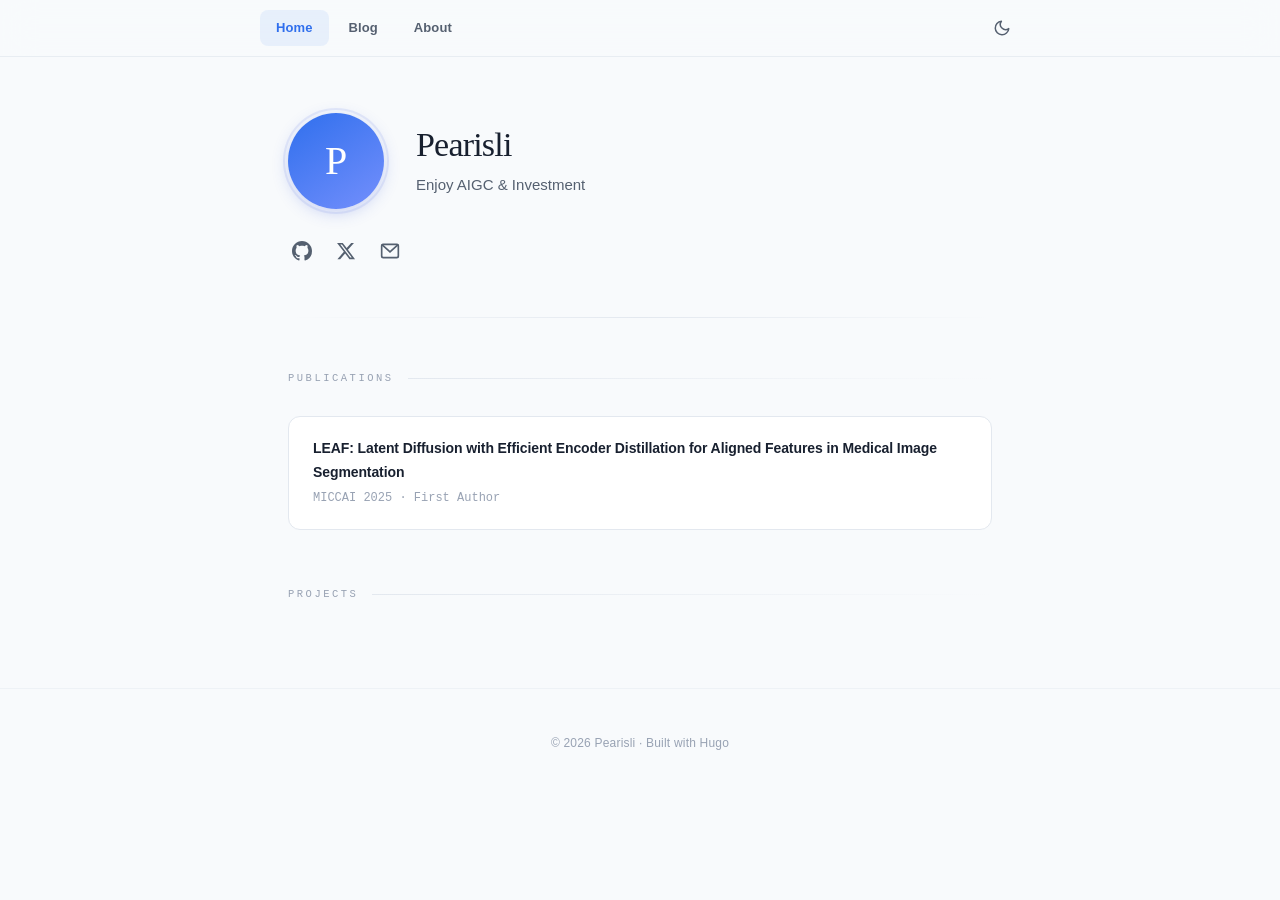
<file: index.html>
<!doctype html><html lang=zh-CN><head><meta name=generator content="Hugo 0.163.3"><meta charset=UTF-8><meta name=viewport content="width=device-width,initial-scale=1"><title>Pearisli</title><meta name=description content="Enjoy AIGC & Investment"><meta name=theme-color content="#F8FAFC"><script>(function(){var t,o,i="theme",n=document.documentElement,s=document.querySelector('meta[name="theme-color"]'),e=null;try{e=localStorage.getItem(i)}catch{}o=window.matchMedia&&window.matchMedia("(prefers-color-scheme: dark)").matches,t=e==="light"||e==="dark"?e:o?"dark":"light",n.setAttribute("data-theme",t),n.style.colorScheme=t==="dark"?"dark":"only light",s&&s.setAttribute("content",t==="dark"?"#1A1A1E":"#F8FAFC")})()</script><link rel=icon type=image/png href=/assets/icon.png><link rel=stylesheet href=/assets/css/style.min.39b9ee68103131ae1663ef9ea52be4197074080b91f966955a0272d0d35a2064.css integrity="sha256-ObnuaBAxMa4WY++epSvkGXB0CAuR+WaVWgJy0NNaIGQ="></head><body><nav><div class=nav-inner><div class=nav-menu aria-label="Primary navigation"><a href=/ class=active>Home</a>
<a href=/blog/>Blog</a>
<a href=/about/>About</a></div><div class=nav-actions><button class=theme-toggle type=button aria-label="switch to dark mode">
<svg class="icon-moon" viewBox="0 0 24 24" fill="none" stroke="currentColor" stroke-width="2" stroke-linecap="round" stroke-linejoin="round"><path d="M21 12.79A9 9 0 1111.21 3 7 7 0 0021 12.79z"/></svg>
<svg class="icon-sun" viewBox="0 0 24 24" fill="none" stroke="currentColor" stroke-width="2" stroke-linecap="round" stroke-linejoin="round"><circle cx="12" cy="12" r="5"/><line x1="12" y1="1" x2="12" y2="3"/><line x1="12" y1="21" x2="12" y2="23"/><line x1="4.22" y1="4.22" x2="5.64" y2="5.64"/><line x1="18.36" y1="18.36" x2="19.78" y2="19.78"/><line x1="1" y1="12" x2="3" y2="12"/><line x1="21" y1="12" x2="23" y2="12"/><line x1="4.22" y1="19.78" x2="5.64" y2="18.36"/><line x1="18.36" y1="5.64" x2="19.78" y2="4.22"/></svg></button></div></div></nav><div class=container><header><div class=header-top><div class=avatar>P</div><div class=header-info><h1>Pearisli</h1><div class=role>Enjoy AIGC & Investment</div></div></div><div class=links><a href=https://github.com/Pearisli target=_blank rel="noopener noreferrer" aria-label=GitHub title=GitHub><svg viewBox="0 0 24 24" fill="currentColor" aria-hidden="true"><path d="M12 0C5.37.0.0 5.37.0 12c0 5.31 3.435 9.795 8.205 11.385.6.105.825-.255.825-.57.0-.285-.015-1.23-.015-2.235-3.015.555-3.795-.735-4.035-1.41-.135-.345-.72-1.41-1.23-1.695-.42-.225-1.02-.78-.015-.795.945-.015 1.62.87 1.845 1.23 1.08 1.815 2.805 1.305 3.495.99.105-.78.42-1.305.765-1.605-2.67-.3-5.46-1.335-5.46-5.925.0-1.305.465-2.385 1.23-3.225-.12-.3-.54-1.53.12-3.18.0.0 1.005-.315 3.3 1.23.96-.27 1.98-.405 3-.405s2.04.135 3 .405c2.295-1.56 3.3-1.23 3.3-1.23.66 1.65.24 2.88.12 3.18.765.84 1.23 1.905 1.23 3.225.0 4.605-2.805 5.625-5.475 5.925.435.375.81 1.095.81 2.22.0 1.605-.015 2.895-.015 3.3.0.315.225.69.825.57A12.02 12.02.0 0024 12c0-6.63-5.37-12-12-12z"/></svg>
</a><a href=https://x.com/Pearisli target=_blank rel="noopener noreferrer" aria-label="X (Twitter)" title="X (Twitter)"><svg viewBox="0 0 24 24" fill="currentColor" aria-hidden="true"><path d="M18.244 2.25h3.308l-7.227 8.26 8.502 11.24H16.17l-5.214-6.817L4.99 21.75H1.68l7.73-8.835L1.254 2.25H8.08l4.713 6.231zm-1.161 17.52h1.833L7.084 4.126H5.117z"/></svg>
</a><a href=mailto:asterain@outlook.com aria-label=Email title=Email><svg viewBox="0 0 24 24" fill="none" stroke="currentColor" stroke-width="2" aria-hidden="true"><rect x="2" y="4" width="20" height="16" rx="2"/><path d="M22 4 12 13 2 4"/></svg></a></div></header><div class=divider></div><section><div class=section-title>Publications</div><div class=pub-list><a class=pub href=https://leafseg.github.io/leaf/ target=_blank rel="noopener noreferrer"><div class=pub-title>LEAF: Latent Diffusion with Efficient Encoder Distillation for Aligned Features in Medical Image Segmentation</div><div class=pub-meta>MICCAI 2025 · First Author</div></a></div></section><section><div class=section-title>Projects</div><div class=project-list></div></section></div><footer><div class=container>&copy; 2026 Pearisli · Built with Hugo</div></footer><script>(function(){var s,o,i="theme",t=document.documentElement,e=window.matchMedia?window.matchMedia("(prefers-color-scheme: dark)"):null,a=document.querySelector('meta[name="theme-color"]');function c(){try{return localStorage.getItem(i)}catch{return null}}function l(e){try{localStorage.setItem(i,e)}catch{}}function d(){return e&&e.matches?"dark":"light"}function r(){var e=t.getAttribute("data-theme");return e==="light"||e==="dark"?e:d()}function n(e){t.setAttribute("data-theme",e),t.style.colorScheme=e==="dark"?"dark":"only light",a&&a.setAttribute("content",e==="dark"?"#1A1A1E":"#F8FAFC");var n=document.querySelector(".theme-toggle");n&&n.setAttribute("aria-label",e==="dark"?"switch to light mode":"switch to dark mode")}s=document.querySelector(".theme-toggle"),s&&s.addEventListener("click",function(){var e=r()==="dark"?"light":"dark";n(e),l(e)}),e&&(o=function(e){c()||n(e.matches?"dark":"light")},e.addEventListener?e.addEventListener("change",o):e.addListener&&e.addListener(o)),n(r())})()</script></body></html>
</file>
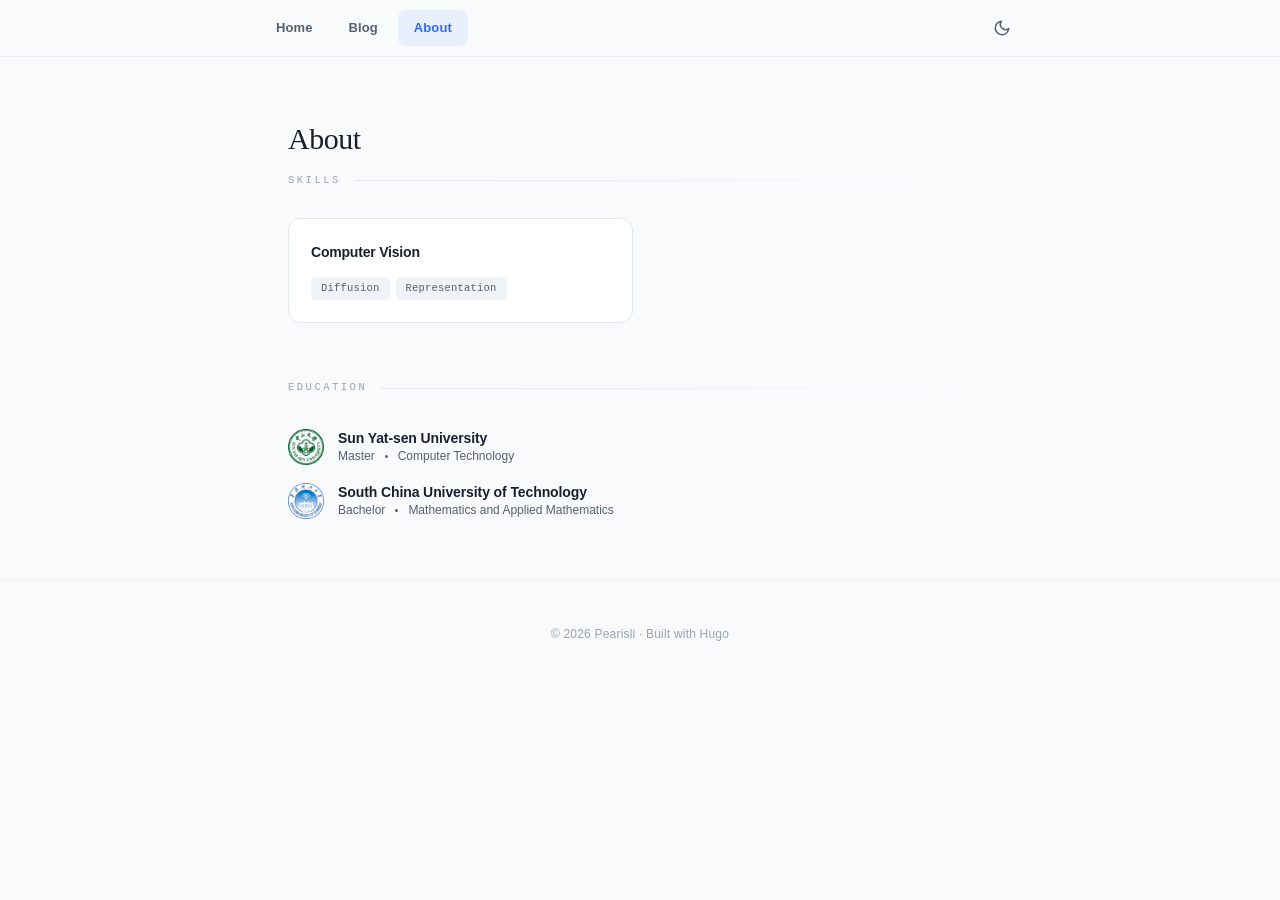
<file: about/index.html>
<!doctype html><html lang=zh-CN><head><meta charset=UTF-8><meta name=viewport content="width=device-width,initial-scale=1"><title>About - Pearisli</title><meta name=description content="Enjoy AIGC & Investment"><meta name=theme-color content="#F8FAFC"><script>(function(){var t,o,i="theme",n=document.documentElement,s=document.querySelector('meta[name="theme-color"]'),e=null;try{e=localStorage.getItem(i)}catch{}o=window.matchMedia&&window.matchMedia("(prefers-color-scheme: dark)").matches,t=e==="light"||e==="dark"?e:o?"dark":"light",n.setAttribute("data-theme",t),n.style.colorScheme=t==="dark"?"dark":"only light",s&&s.setAttribute("content",t==="dark"?"#1A1A1E":"#F8FAFC")})()</script><link rel=icon type=image/png href=/assets/icon.png><link rel=stylesheet href=/assets/css/style.min.39b9ee68103131ae1663ef9ea52be4197074080b91f966955a0272d0d35a2064.css integrity="sha256-ObnuaBAxMa4WY++epSvkGXB0CAuR+WaVWgJy0NNaIGQ="></head><body><nav><div class=nav-inner><div class=nav-menu aria-label="Primary navigation"><a href=/>Home</a>
<a href=/blog/>Blog</a>
<a href=/about/ class=active>About</a></div><div class=nav-actions><button class=theme-toggle type=button aria-label="switch to dark mode">
<svg class="icon-moon" viewBox="0 0 24 24" fill="none" stroke="currentColor" stroke-width="2" stroke-linecap="round" stroke-linejoin="round"><path d="M21 12.79A9 9 0 1111.21 3 7 7 0 0021 12.79z"/></svg>
<svg class="icon-sun" viewBox="0 0 24 24" fill="none" stroke="currentColor" stroke-width="2" stroke-linecap="round" stroke-linejoin="round"><circle cx="12" cy="12" r="5"/><line x1="12" y1="1" x2="12" y2="3"/><line x1="12" y1="21" x2="12" y2="23"/><line x1="4.22" y1="4.22" x2="5.64" y2="5.64"/><line x1="18.36" y1="18.36" x2="19.78" y2="19.78"/><line x1="1" y1="12" x2="3" y2="12"/><line x1="21" y1="12" x2="23" y2="12"/><line x1="4.22" y1="19.78" x2="5.64" y2="18.36"/><line x1="18.36" y1="5.64" x2="19.78" y2="4.22"/></svg></button></div></div></nav><div class=container><div class=blog-header><h2>About</h2></div><section><div class=section-title>Skills</div><div class=skills-grid><div class=skill-card><h3>Computer Vision</h3><div class=tags><span class=tag>Diffusion</span><span class=tag>Representation</span></div></div></div></section><section id=education><div class=section-title>Education</div><div class=education-list><div class=education-item><img class=education-logo src=/assets/img/sun-yat-sen-university-logo.png alt="Sun Yat-sen University logo" width=36 height=36 loading=lazy decoding=async><div class=education-content><div class=education-school>Sun Yat-sen University</div><div class=education-major><span>Master</span><span class=education-dot></span><span>Computer Technology</span></div></div></div><div class=education-item><img class=education-logo src=/assets/img/south-china-university-of-technology-logo.png alt="South China University of Technology logo" width=36 height=36 loading=lazy decoding=async><div class=education-content><div class=education-school>South China University of Technology</div><div class=education-major><span>Bachelor</span><span class=education-dot></span><span>Mathematics and Applied Mathematics</span></div></div></div></div></section></div><footer><div class=container>&copy; 2026 Pearisli · Built with Hugo</div></footer><script>(function(){var s,o,i="theme",t=document.documentElement,e=window.matchMedia?window.matchMedia("(prefers-color-scheme: dark)"):null,a=document.querySelector('meta[name="theme-color"]');function c(){try{return localStorage.getItem(i)}catch{return null}}function l(e){try{localStorage.setItem(i,e)}catch{}}function d(){return e&&e.matches?"dark":"light"}function r(){var e=t.getAttribute("data-theme");return e==="light"||e==="dark"?e:d()}function n(e){t.setAttribute("data-theme",e),t.style.colorScheme=e==="dark"?"dark":"only light",a&&a.setAttribute("content",e==="dark"?"#1A1A1E":"#F8FAFC");var n=document.querySelector(".theme-toggle");n&&n.setAttribute("aria-label",e==="dark"?"switch to light mode":"switch to dark mode")}s=document.querySelector(".theme-toggle"),s&&s.addEventListener("click",function(){var e=r()==="dark"?"light":"dark";n(e),l(e)}),e&&(o=function(e){c()||n(e.matches?"dark":"light")},e.addEventListener?e.addEventListener("change",o):e.addListener&&e.addListener(o)),n(r())})()</script></body></html>
</file>
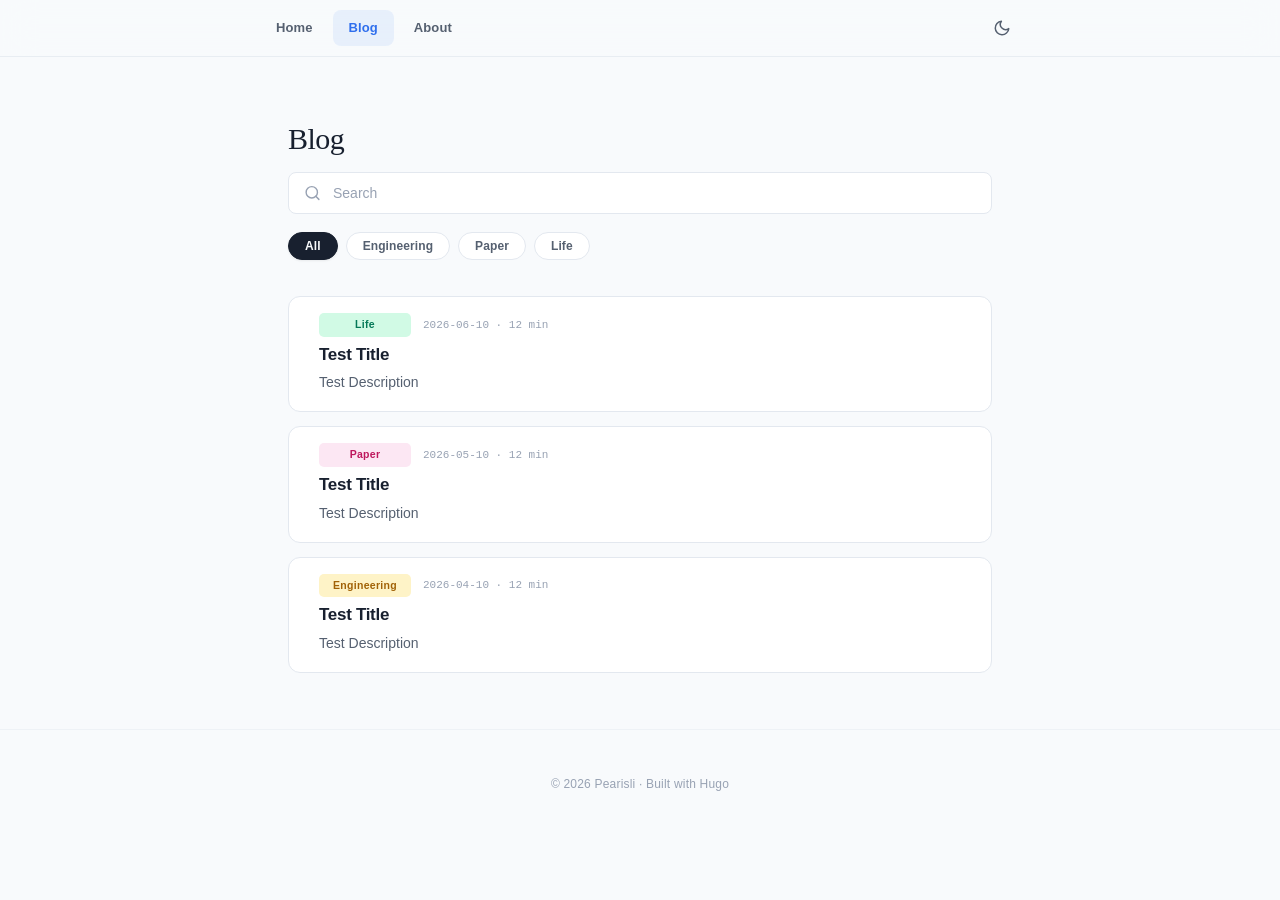
<file: blog/index.html>
<!doctype html><html lang=zh-CN><head><meta charset=UTF-8><meta name=viewport content="width=device-width,initial-scale=1"><title>Blog - Pearisli</title><meta name=description content="Enjoy AIGC & Investment"><meta name=theme-color content="#F8FAFC"><script>(function(){var t,o,i="theme",n=document.documentElement,s=document.querySelector('meta[name="theme-color"]'),e=null;try{e=localStorage.getItem(i)}catch{}o=window.matchMedia&&window.matchMedia("(prefers-color-scheme: dark)").matches,t=e==="light"||e==="dark"?e:o?"dark":"light",n.setAttribute("data-theme",t),n.style.colorScheme=t==="dark"?"dark":"only light",s&&s.setAttribute("content",t==="dark"?"#1A1A1E":"#F8FAFC")})()</script><link rel=icon type=image/png href=/assets/icon.png><link rel=stylesheet href=/assets/css/style.min.39b9ee68103131ae1663ef9ea52be4197074080b91f966955a0272d0d35a2064.css integrity="sha256-ObnuaBAxMa4WY++epSvkGXB0CAuR+WaVWgJy0NNaIGQ="></head><body><nav><div class=nav-inner><div class=nav-menu aria-label="Primary navigation"><a href=/>Home</a>
<a href=/blog/ class=active>Blog</a>
<a href=/about/>About</a></div><div class=nav-actions><button class=theme-toggle type=button aria-label="switch to dark mode">
<svg class="icon-moon" viewBox="0 0 24 24" fill="none" stroke="currentColor" stroke-width="2" stroke-linecap="round" stroke-linejoin="round"><path d="M21 12.79A9 9 0 1111.21 3 7 7 0 0021 12.79z"/></svg>
<svg class="icon-sun" viewBox="0 0 24 24" fill="none" stroke="currentColor" stroke-width="2" stroke-linecap="round" stroke-linejoin="round"><circle cx="12" cy="12" r="5"/><line x1="12" y1="1" x2="12" y2="3"/><line x1="12" y1="21" x2="12" y2="23"/><line x1="4.22" y1="4.22" x2="5.64" y2="5.64"/><line x1="18.36" y1="18.36" x2="19.78" y2="19.78"/><line x1="1" y1="12" x2="3" y2="12"/><line x1="21" y1="12" x2="23" y2="12"/><line x1="4.22" y1="19.78" x2="5.64" y2="18.36"/><line x1="18.36" y1="5.64" x2="19.78" y2="4.22"/></svg></button></div></div></nav><div class=container><div class=blog-header><h2>Blog</h2></div><div class=blog-search role=search><svg aria-hidden="true" viewBox="0 0 24 24" fill="none" stroke="currentColor" stroke-width="2" stroke-linecap="round" stroke-linejoin="round"><circle cx="11" cy="11" r="8"/><path d="m21 21-4.3-4.3"/></svg>
<input id=blog-search type=search autocomplete=off spellcheck=false placeholder=Search></div><div class=cat-filter><button class="cat-btn active" data-cat=All>All</button>
<button class=cat-btn data-cat=Engineering>Engineering</button>
<button class=cat-btn data-cat=Paper>Paper</button>
<button class=cat-btn data-cat=Life>Life</button></div><div class=blog-list id=blog-list><a class=blog-card href=/blog/2026/06/10/tensorrt-llm-deploy/ data-cat=Life><div class=blog-card-top><span class=blog-cat data-cat=Life>Life</span>
<span class=blog-date>2026-06-10 · 12 min</span></div><h3>Test Title</h3><p class=excerpt>Test Description</p><div class=read-more>Read more &rarr;</div></a><a class=blog-card href=/blog/2026/05/10/paper-test/ data-cat=Paper><div class=blog-card-top><span class=blog-cat data-cat=Paper>Paper</span>
<span class=blog-date>2026-05-10 · 12 min</span></div><h3>Test Title</h3><p class=excerpt>Test Description</p><div class=read-more>Read more &rarr;</div></a><a class=blog-card href=/blog/2026/04/10/life-test/ data-cat=Engineering><div class=blog-card-top><span class=blog-cat data-cat=Engineering>Engineering</span>
<span class=blog-date>2026-04-10 · 12 min</span></div><h3>Test Title</h3><p class=excerpt>Test Description</p><div class=read-more>Read more &rarr;</div></a></div><div class=blog-empty id=blog-empty hidden>No matching posts.</div><script>document.addEventListener("DOMContentLoaded",function(){const n=document.querySelectorAll(".cat-btn"),i=document.querySelectorAll(".blog-card"),e=document.getElementById("blog-search"),s=document.getElementById("blog-empty");let t="All";function a(e){if(!e.dataset.search){const t=e.querySelector("h3")?.textContent||"",n=e.querySelector(".excerpt")?.textContent||"";e.dataset.search=`${t} ${n} ${e.dataset.cat||""}`.toLowerCase()}return e.dataset.search}function o(){const n=e?e.value.trim().toLowerCase():"";let o=0;i.forEach(function(e){const i=t==="All"||e.dataset.cat===t,r=!n||a(e).includes(n),s=i&&r;e.hidden=!s,s&&(o+=1)}),s&&(s.hidden=o>0)}n.forEach(function(e){e.addEventListener("click",function(){t=this.dataset.cat,n.forEach(function(e){e.classList.remove("active")}),this.classList.add("active"),o()})}),e&&e.addEventListener("input",o)})</script></div><footer><div class=container>&copy; 2026 Pearisli · Built with Hugo</div></footer><script>(function(){var s,o,i="theme",t=document.documentElement,e=window.matchMedia?window.matchMedia("(prefers-color-scheme: dark)"):null,a=document.querySelector('meta[name="theme-color"]');function c(){try{return localStorage.getItem(i)}catch{return null}}function l(e){try{localStorage.setItem(i,e)}catch{}}function d(){return e&&e.matches?"dark":"light"}function r(){var e=t.getAttribute("data-theme");return e==="light"||e==="dark"?e:d()}function n(e){t.setAttribute("data-theme",e),t.style.colorScheme=e==="dark"?"dark":"only light",a&&a.setAttribute("content",e==="dark"?"#1A1A1E":"#F8FAFC");var n=document.querySelector(".theme-toggle");n&&n.setAttribute("aria-label",e==="dark"?"switch to light mode":"switch to dark mode")}s=document.querySelector(".theme-toggle"),s&&s.addEventListener("click",function(){var e=r()==="dark"?"light":"dark";n(e),l(e)}),e&&(o=function(e){c()||n(e.matches?"dark":"light")},e.addEventListener?e.addEventListener("change",o):e.addListener&&e.addListener(o)),n(r())})()</script></body></html>
</file>
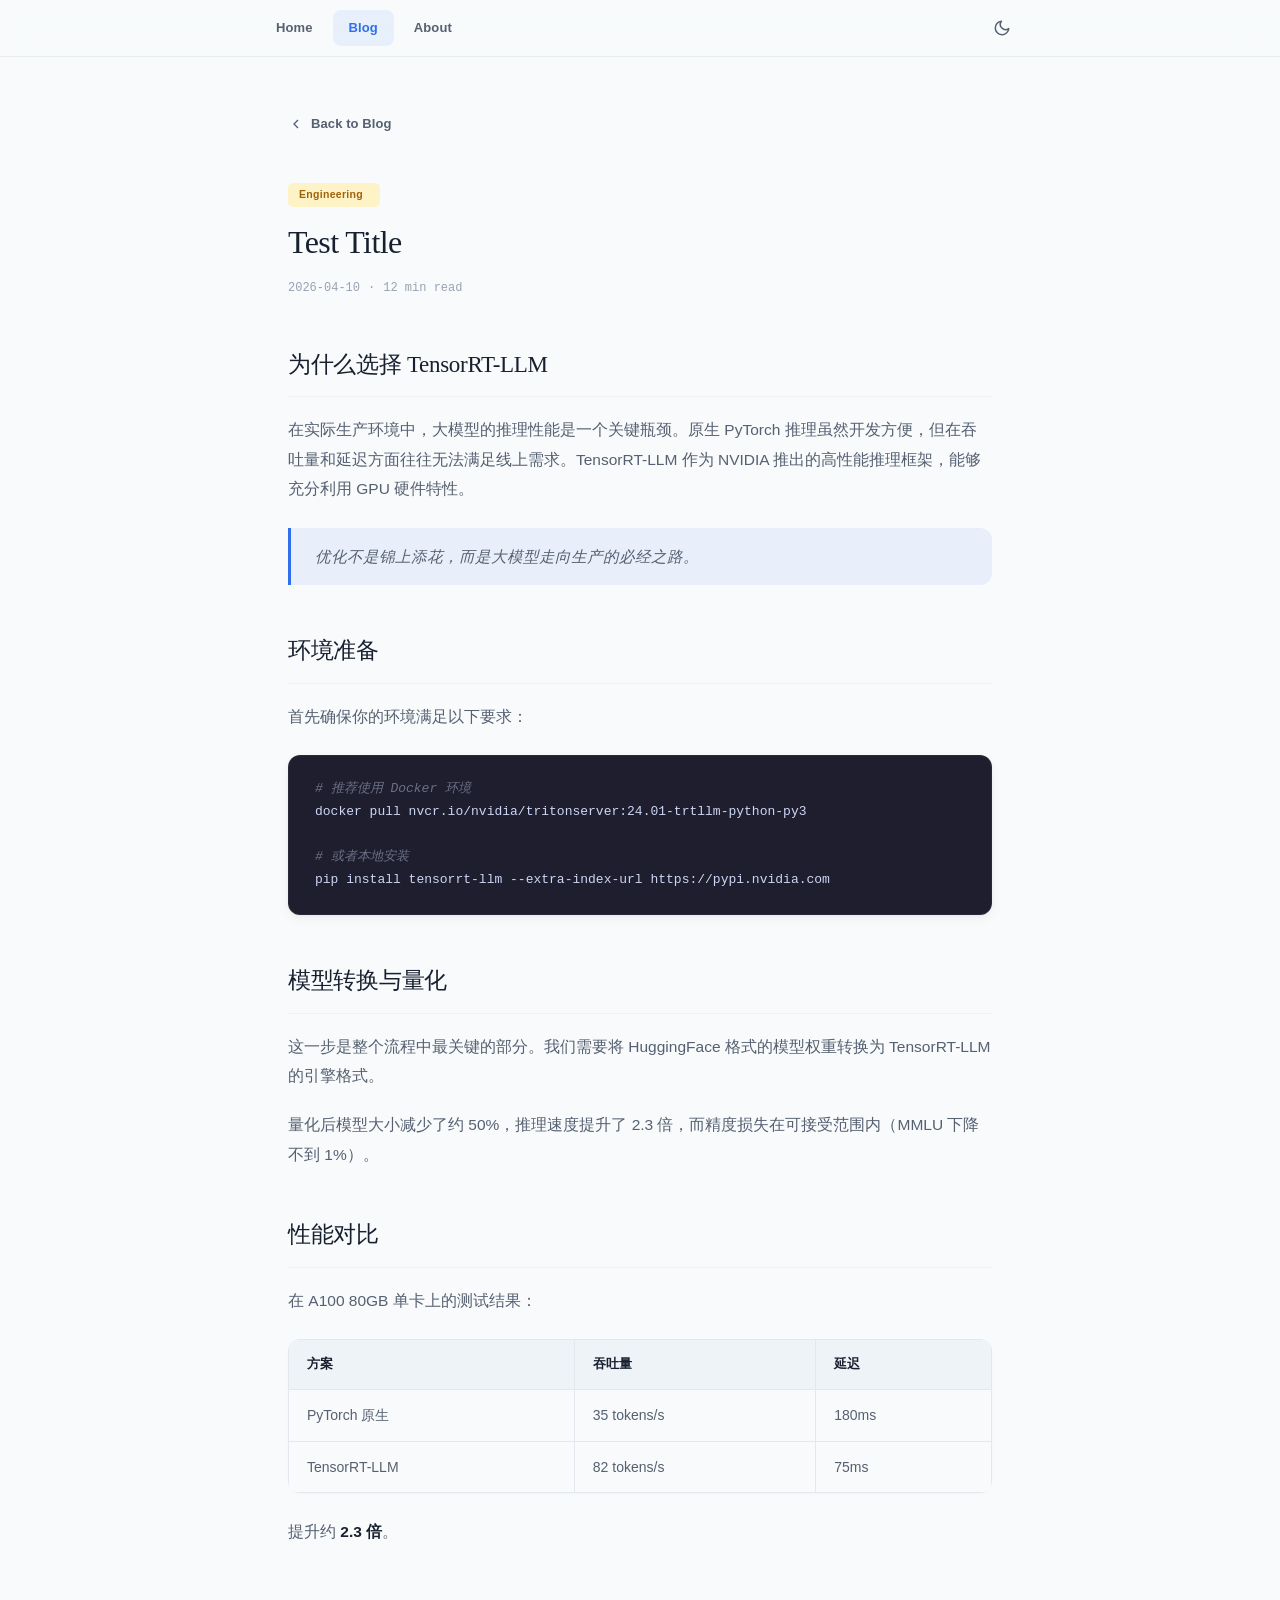
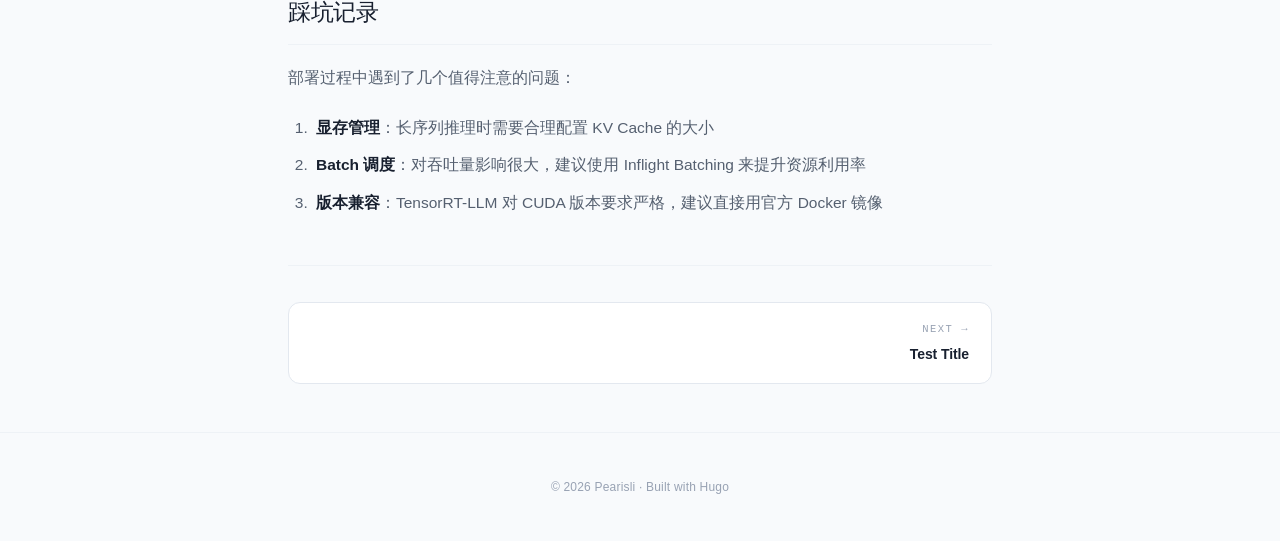
<file: blog/2026/04/10/life-test/index.html>
<!doctype html><html lang=zh-CN><head><meta charset=UTF-8><meta name=viewport content="width=device-width,initial-scale=1"><title>Test Title - Pearisli</title><meta name=description content="Test Description"><meta name=theme-color content="#F8FAFC"><script>(function(){var t,o,i="theme",n=document.documentElement,s=document.querySelector('meta[name="theme-color"]'),e=null;try{e=localStorage.getItem(i)}catch{}o=window.matchMedia&&window.matchMedia("(prefers-color-scheme: dark)").matches,t=e==="light"||e==="dark"?e:o?"dark":"light",n.setAttribute("data-theme",t),n.style.colorScheme=t==="dark"?"dark":"only light",s&&s.setAttribute("content",t==="dark"?"#1A1A1E":"#F8FAFC")})()</script><link rel=icon type=image/png href=/assets/icon.png><link rel=stylesheet href=/assets/css/style.min.39b9ee68103131ae1663ef9ea52be4197074080b91f966955a0272d0d35a2064.css integrity="sha256-ObnuaBAxMa4WY++epSvkGXB0CAuR+WaVWgJy0NNaIGQ="></head><body><nav><div class=nav-inner><div class=nav-menu aria-label="Primary navigation"><a href=/>Home</a>
<a href=/blog/ class=active>Blog</a>
<a href=/about/>About</a></div><div class=nav-actions><button class=theme-toggle type=button aria-label="switch to dark mode">
<svg class="icon-moon" viewBox="0 0 24 24" fill="none" stroke="currentColor" stroke-width="2" stroke-linecap="round" stroke-linejoin="round"><path d="M21 12.79A9 9 0 1111.21 3 7 7 0 0021 12.79z"/></svg>
<svg class="icon-sun" viewBox="0 0 24 24" fill="none" stroke="currentColor" stroke-width="2" stroke-linecap="round" stroke-linejoin="round"><circle cx="12" cy="12" r="5"/><line x1="12" y1="1" x2="12" y2="3"/><line x1="12" y1="21" x2="12" y2="23"/><line x1="4.22" y1="4.22" x2="5.64" y2="5.64"/><line x1="18.36" y1="18.36" x2="19.78" y2="19.78"/><line x1="1" y1="12" x2="3" y2="12"/><line x1="21" y1="12" x2="23" y2="12"/><line x1="4.22" y1="19.78" x2="5.64" y2="18.36"/><line x1="18.36" y1="5.64" x2="19.78" y2="4.22"/></svg></button></div></div></nav><div class=container><article><a class=article-back href=/blog/><svg width="16" height="16" viewBox="0 0 24 24" fill="none" stroke="currentColor" stroke-width="2" aria-hidden="true"><polyline points="15 18 9 12 15 6"/></svg>
Back to Blog</a><div class=article-detail-header><span class=blog-cat data-cat=Engineering>Engineering</span><h1>Test Title</h1><div class=meta><span>2026-04-10</span>
<span>12 min read</span></div></div><div class=article-body><h2 id=为什么选择-tensorrt-llm>为什么选择 TensorRT-LLM</h2><p>在实际生产环境中，大模型的推理性能是一个关键瓶颈。原生 PyTorch 推理虽然开发方便，但在吞吐量和延迟方面往往无法满足线上需求。TensorRT-LLM 作为 NVIDIA 推出的高性能推理框架，能够充分利用 GPU 硬件特性。</p><blockquote><p>优化不是锦上添花，而是大模型走向生产的必经之路。</p></blockquote><h2 id=环境准备>环境准备</h2><p>首先确保你的环境满足以下要求：</p><div class=highlight><pre tabindex=0 style=color:#cdd6f4;background-color:#1e1e2e;-moz-tab-size:4;-o-tab-size:4;tab-size:4;-webkit-text-size-adjust:none><code class=language-bash data-lang=bash><span style=display:flex><span><span style=color:#6c7086;font-style:italic># 推荐使用 Docker 环境</span>
</span></span><span style=display:flex><span>docker pull nvcr.io/nvidia/tritonserver:24.01-trtllm-python-py3
</span></span><span style=display:flex><span>
</span></span><span style=display:flex><span><span style=color:#6c7086;font-style:italic># 或者本地安装</span>
</span></span><span style=display:flex><span>pip install tensorrt-llm --extra-index-url https://pypi.nvidia.com
</span></span></code></pre></div><h2 id=模型转换与量化>模型转换与量化</h2><p>这一步是整个流程中最关键的部分。我们需要将 HuggingFace 格式的模型权重转换为 TensorRT-LLM 的引擎格式。</p><p>量化后模型大小减少了约 50%，推理速度提升了 2.3 倍，而精度损失在可接受范围内（MMLU 下降不到 1%）。</p><h2 id=性能对比>性能对比</h2><p>在 A100 80GB 单卡上的测试结果：</p><table><thead><tr><th>方案</th><th>吞吐量</th><th>延迟</th></tr></thead><tbody><tr><td>PyTorch 原生</td><td>35 tokens/s</td><td>180ms</td></tr><tr><td>TensorRT-LLM</td><td>82 tokens/s</td><td>75ms</td></tr></tbody></table><p>提升约 <strong>2.3 倍</strong>。</p><h2 id=踩坑记录>踩坑记录</h2><p>部署过程中遇到了几个值得注意的问题：</p><ol><li><strong>显存管理</strong>：长序列推理时需要合理配置 KV Cache 的大小</li><li><strong>Batch 调度</strong>：对吞吐量影响很大，建议使用 Inflight Batching 来提升资源利用率</li><li><strong>版本兼容</strong>：TensorRT-LLM 对 CUDA 版本要求严格，建议直接用官方 Docker 镜像</li></ol></div><div class=post-nav><a class="post-nav-item next" href=/blog/2026/05/10/paper-test/><span class=post-nav-label>Next &rarr;</span>
<span class=post-nav-title>Test Title</span></a></div></article></div><footer><div class=container>&copy; 2026 Pearisli · Built with Hugo</div></footer><script>(function(){var s,o,i="theme",t=document.documentElement,e=window.matchMedia?window.matchMedia("(prefers-color-scheme: dark)"):null,a=document.querySelector('meta[name="theme-color"]');function c(){try{return localStorage.getItem(i)}catch{return null}}function l(e){try{localStorage.setItem(i,e)}catch{}}function d(){return e&&e.matches?"dark":"light"}function r(){var e=t.getAttribute("data-theme");return e==="light"||e==="dark"?e:d()}function n(e){t.setAttribute("data-theme",e),t.style.colorScheme=e==="dark"?"dark":"only light",a&&a.setAttribute("content",e==="dark"?"#1A1A1E":"#F8FAFC");var n=document.querySelector(".theme-toggle");n&&n.setAttribute("aria-label",e==="dark"?"switch to light mode":"switch to dark mode")}s=document.querySelector(".theme-toggle"),s&&s.addEventListener("click",function(){var e=r()==="dark"?"light":"dark";n(e),l(e)}),e&&(o=function(e){c()||n(e.matches?"dark":"light")},e.addEventListener?e.addEventListener("change",o):e.addListener&&e.addListener(o)),n(r())})()</script></body></html>
</file>
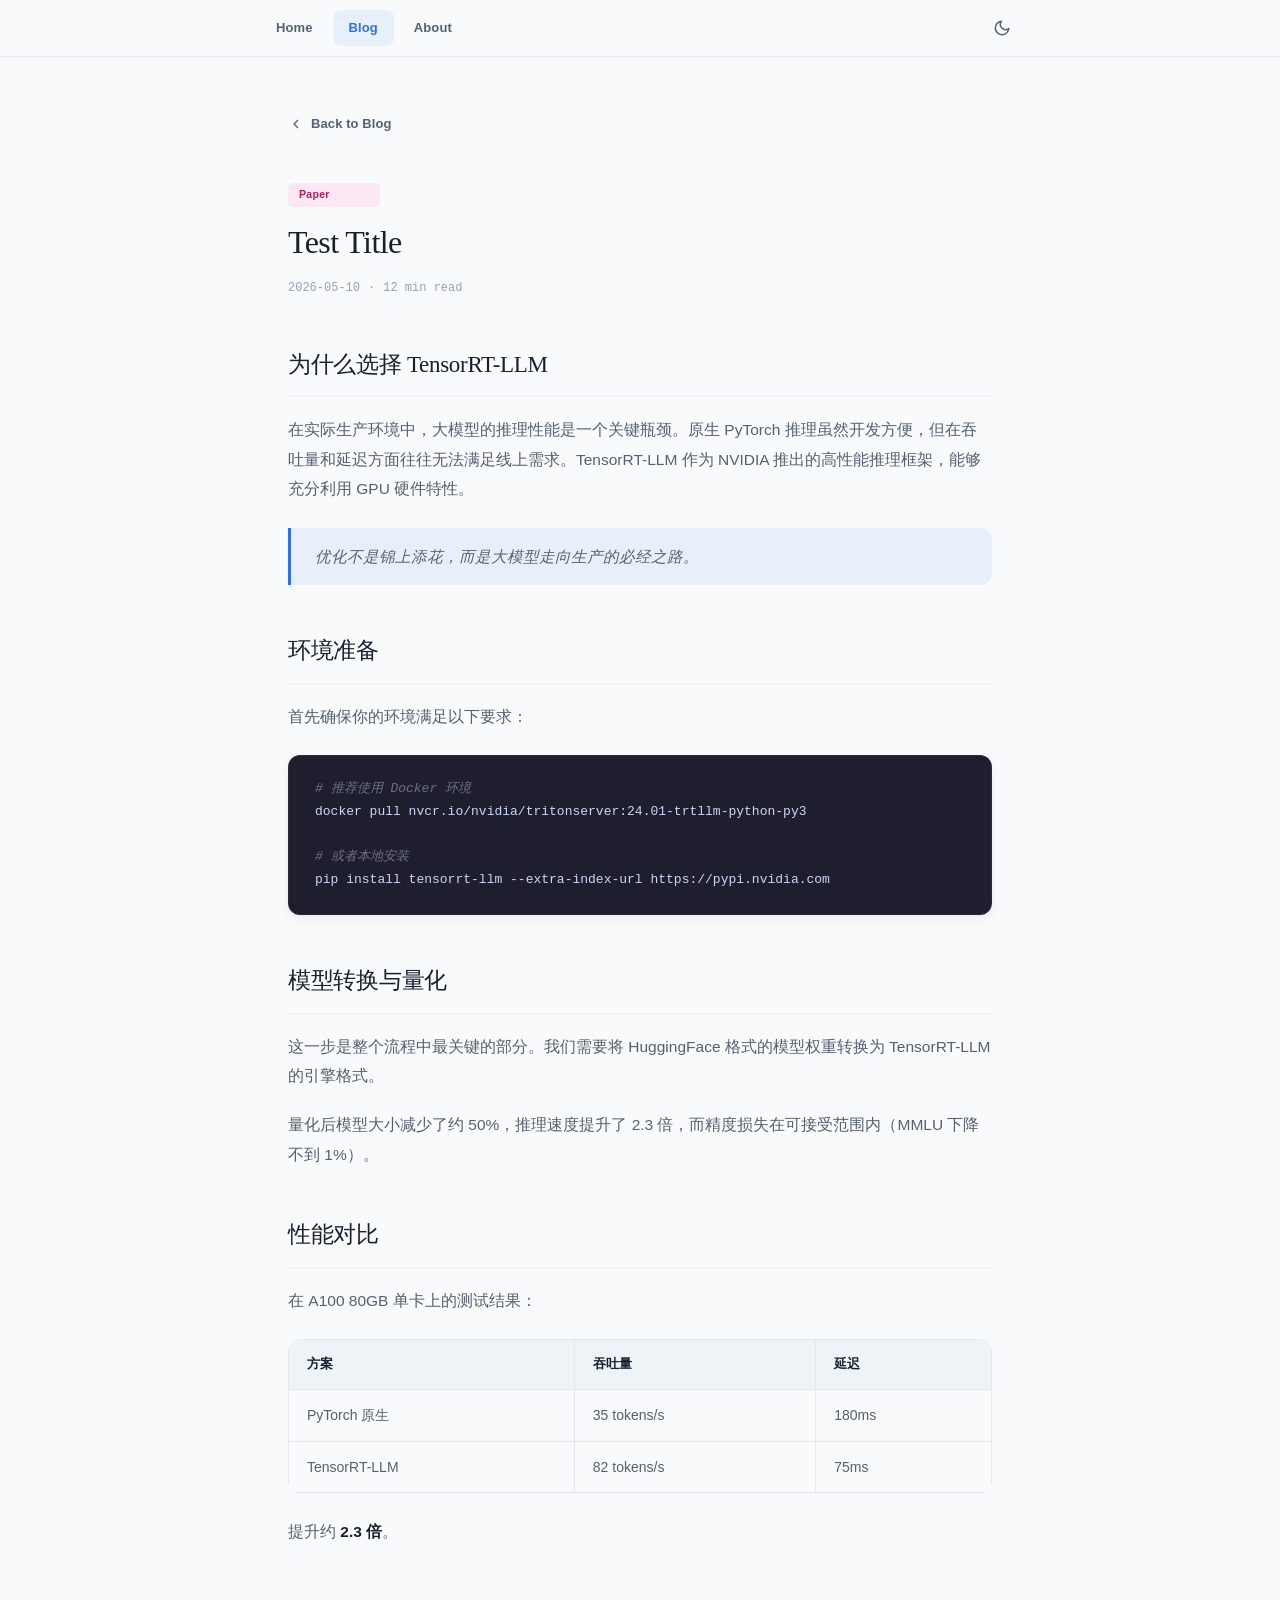
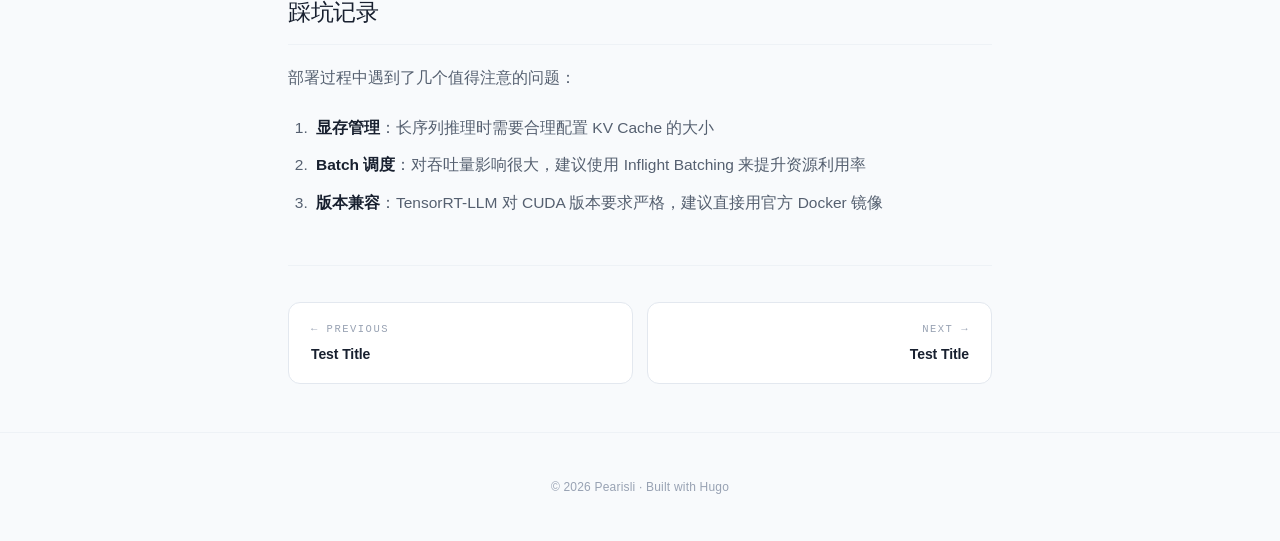
<file: blog/2026/05/10/paper-test/index.html>
<!doctype html><html lang=zh-CN><head><meta charset=UTF-8><meta name=viewport content="width=device-width,initial-scale=1"><title>Test Title - Pearisli</title><meta name=description content="Test Description"><meta name=theme-color content="#F8FAFC"><script>(function(){var t,o,i="theme",n=document.documentElement,s=document.querySelector('meta[name="theme-color"]'),e=null;try{e=localStorage.getItem(i)}catch{}o=window.matchMedia&&window.matchMedia("(prefers-color-scheme: dark)").matches,t=e==="light"||e==="dark"?e:o?"dark":"light",n.setAttribute("data-theme",t),n.style.colorScheme=t==="dark"?"dark":"only light",s&&s.setAttribute("content",t==="dark"?"#1A1A1E":"#F8FAFC")})()</script><link rel=icon type=image/png href=/assets/icon.png><link rel=stylesheet href=/assets/css/style.min.39b9ee68103131ae1663ef9ea52be4197074080b91f966955a0272d0d35a2064.css integrity="sha256-ObnuaBAxMa4WY++epSvkGXB0CAuR+WaVWgJy0NNaIGQ="></head><body><nav><div class=nav-inner><div class=nav-menu aria-label="Primary navigation"><a href=/>Home</a>
<a href=/blog/ class=active>Blog</a>
<a href=/about/>About</a></div><div class=nav-actions><button class=theme-toggle type=button aria-label="switch to dark mode">
<svg class="icon-moon" viewBox="0 0 24 24" fill="none" stroke="currentColor" stroke-width="2" stroke-linecap="round" stroke-linejoin="round"><path d="M21 12.79A9 9 0 1111.21 3 7 7 0 0021 12.79z"/></svg>
<svg class="icon-sun" viewBox="0 0 24 24" fill="none" stroke="currentColor" stroke-width="2" stroke-linecap="round" stroke-linejoin="round"><circle cx="12" cy="12" r="5"/><line x1="12" y1="1" x2="12" y2="3"/><line x1="12" y1="21" x2="12" y2="23"/><line x1="4.22" y1="4.22" x2="5.64" y2="5.64"/><line x1="18.36" y1="18.36" x2="19.78" y2="19.78"/><line x1="1" y1="12" x2="3" y2="12"/><line x1="21" y1="12" x2="23" y2="12"/><line x1="4.22" y1="19.78" x2="5.64" y2="18.36"/><line x1="18.36" y1="5.64" x2="19.78" y2="4.22"/></svg></button></div></div></nav><div class=container><article><a class=article-back href=/blog/><svg width="16" height="16" viewBox="0 0 24 24" fill="none" stroke="currentColor" stroke-width="2" aria-hidden="true"><polyline points="15 18 9 12 15 6"/></svg>
Back to Blog</a><div class=article-detail-header><span class=blog-cat data-cat=Paper>Paper</span><h1>Test Title</h1><div class=meta><span>2026-05-10</span>
<span>12 min read</span></div></div><div class=article-body><h2 id=为什么选择-tensorrt-llm>为什么选择 TensorRT-LLM</h2><p>在实际生产环境中，大模型的推理性能是一个关键瓶颈。原生 PyTorch 推理虽然开发方便，但在吞吐量和延迟方面往往无法满足线上需求。TensorRT-LLM 作为 NVIDIA 推出的高性能推理框架，能够充分利用 GPU 硬件特性。</p><blockquote><p>优化不是锦上添花，而是大模型走向生产的必经之路。</p></blockquote><h2 id=环境准备>环境准备</h2><p>首先确保你的环境满足以下要求：</p><div class=highlight><pre tabindex=0 style=color:#cdd6f4;background-color:#1e1e2e;-moz-tab-size:4;-o-tab-size:4;tab-size:4;-webkit-text-size-adjust:none><code class=language-bash data-lang=bash><span style=display:flex><span><span style=color:#6c7086;font-style:italic># 推荐使用 Docker 环境</span>
</span></span><span style=display:flex><span>docker pull nvcr.io/nvidia/tritonserver:24.01-trtllm-python-py3
</span></span><span style=display:flex><span>
</span></span><span style=display:flex><span><span style=color:#6c7086;font-style:italic># 或者本地安装</span>
</span></span><span style=display:flex><span>pip install tensorrt-llm --extra-index-url https://pypi.nvidia.com
</span></span></code></pre></div><h2 id=模型转换与量化>模型转换与量化</h2><p>这一步是整个流程中最关键的部分。我们需要将 HuggingFace 格式的模型权重转换为 TensorRT-LLM 的引擎格式。</p><p>量化后模型大小减少了约 50%，推理速度提升了 2.3 倍，而精度损失在可接受范围内（MMLU 下降不到 1%）。</p><h2 id=性能对比>性能对比</h2><p>在 A100 80GB 单卡上的测试结果：</p><table><thead><tr><th>方案</th><th>吞吐量</th><th>延迟</th></tr></thead><tbody><tr><td>PyTorch 原生</td><td>35 tokens/s</td><td>180ms</td></tr><tr><td>TensorRT-LLM</td><td>82 tokens/s</td><td>75ms</td></tr></tbody></table><p>提升约 <strong>2.3 倍</strong>。</p><h2 id=踩坑记录>踩坑记录</h2><p>部署过程中遇到了几个值得注意的问题：</p><ol><li><strong>显存管理</strong>：长序列推理时需要合理配置 KV Cache 的大小</li><li><strong>Batch 调度</strong>：对吞吐量影响很大，建议使用 Inflight Batching 来提升资源利用率</li><li><strong>版本兼容</strong>：TensorRT-LLM 对 CUDA 版本要求严格，建议直接用官方 Docker 镜像</li></ol></div><div class=post-nav><a class="post-nav-item prev" href=/blog/2026/04/10/life-test/><span class=post-nav-label>&larr; Previous</span>
<span class=post-nav-title>Test Title</span>
</a><a class="post-nav-item next" href=/blog/2026/06/10/tensorrt-llm-deploy/><span class=post-nav-label>Next &rarr;</span>
<span class=post-nav-title>Test Title</span></a></div></article></div><footer><div class=container>&copy; 2026 Pearisli · Built with Hugo</div></footer><script>(function(){var s,o,i="theme",t=document.documentElement,e=window.matchMedia?window.matchMedia("(prefers-color-scheme: dark)"):null,a=document.querySelector('meta[name="theme-color"]');function c(){try{return localStorage.getItem(i)}catch{return null}}function l(e){try{localStorage.setItem(i,e)}catch{}}function d(){return e&&e.matches?"dark":"light"}function r(){var e=t.getAttribute("data-theme");return e==="light"||e==="dark"?e:d()}function n(e){t.setAttribute("data-theme",e),t.style.colorScheme=e==="dark"?"dark":"only light",a&&a.setAttribute("content",e==="dark"?"#1A1A1E":"#F8FAFC");var n=document.querySelector(".theme-toggle");n&&n.setAttribute("aria-label",e==="dark"?"switch to light mode":"switch to dark mode")}s=document.querySelector(".theme-toggle"),s&&s.addEventListener("click",function(){var e=r()==="dark"?"light":"dark";n(e),l(e)}),e&&(o=function(e){c()||n(e.matches?"dark":"light")},e.addEventListener?e.addEventListener("change",o):e.addListener&&e.addListener(o)),n(r())})()</script></body></html>
</file>
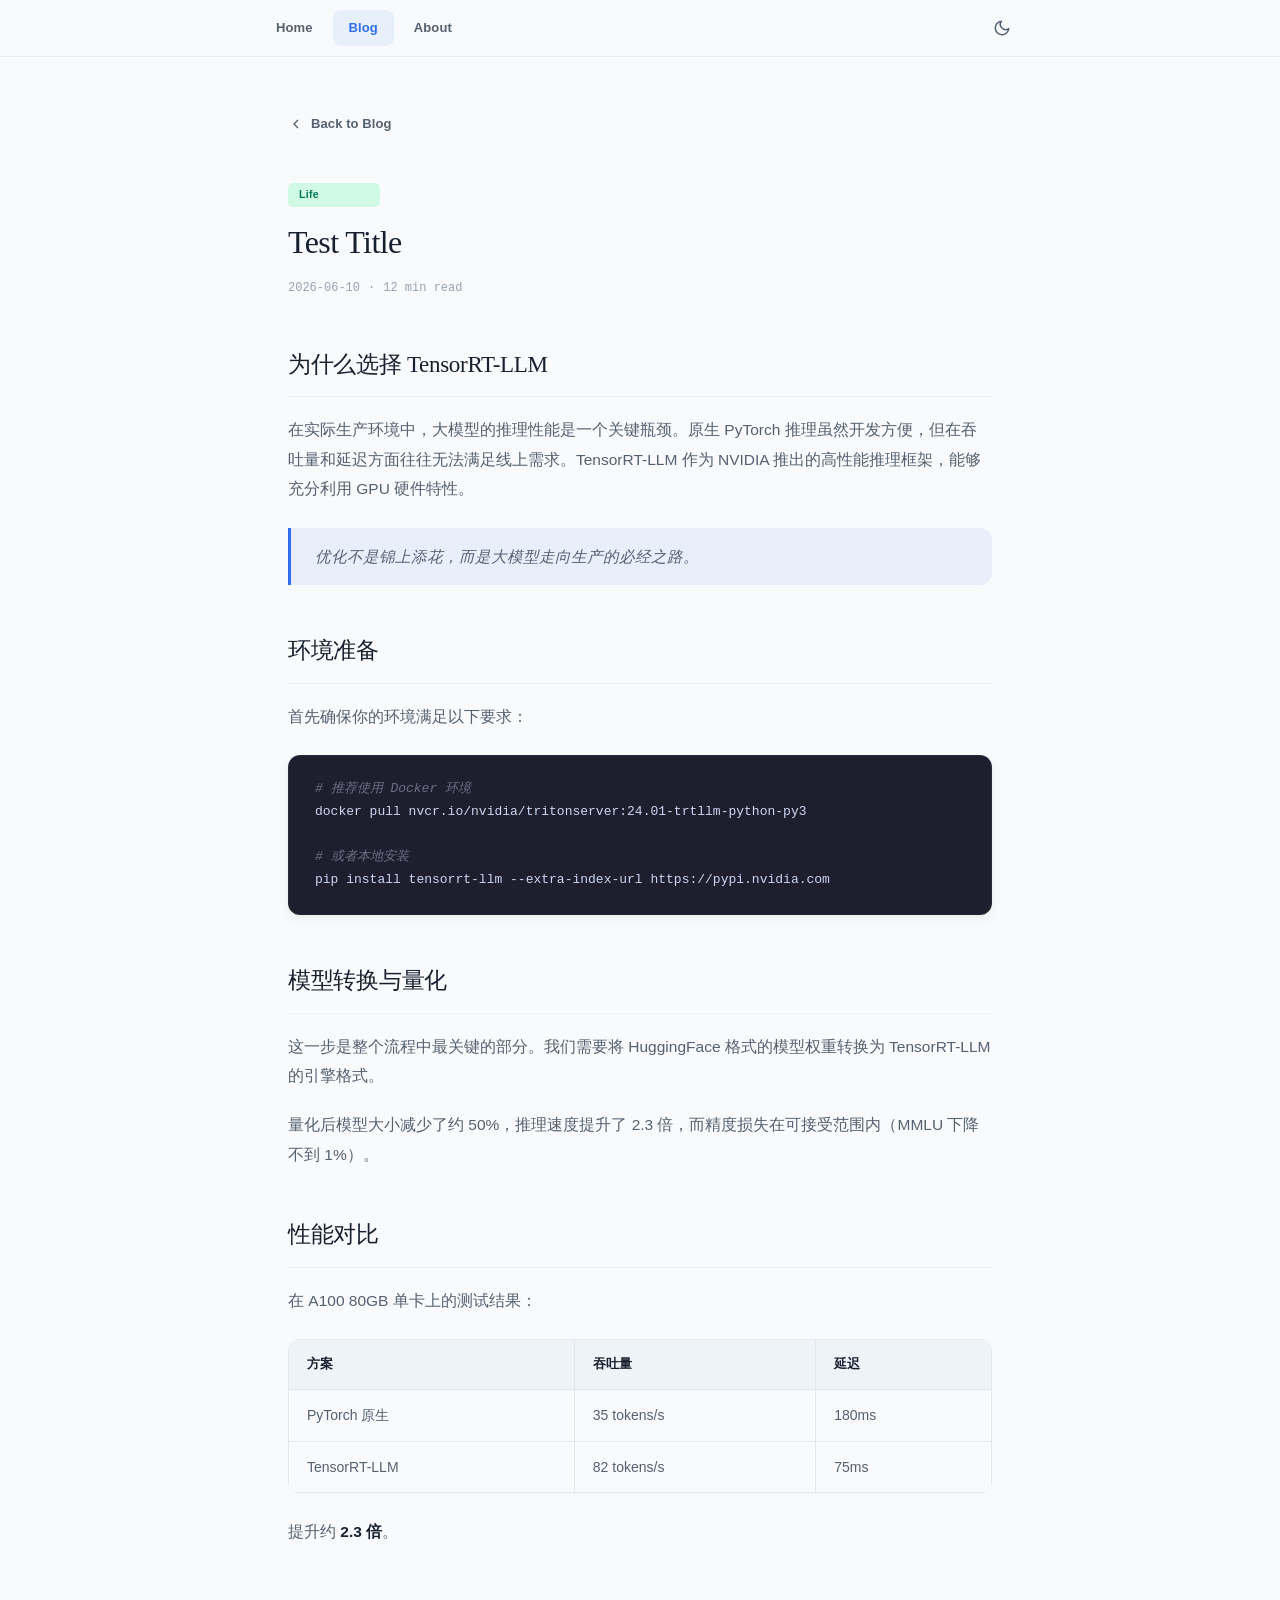
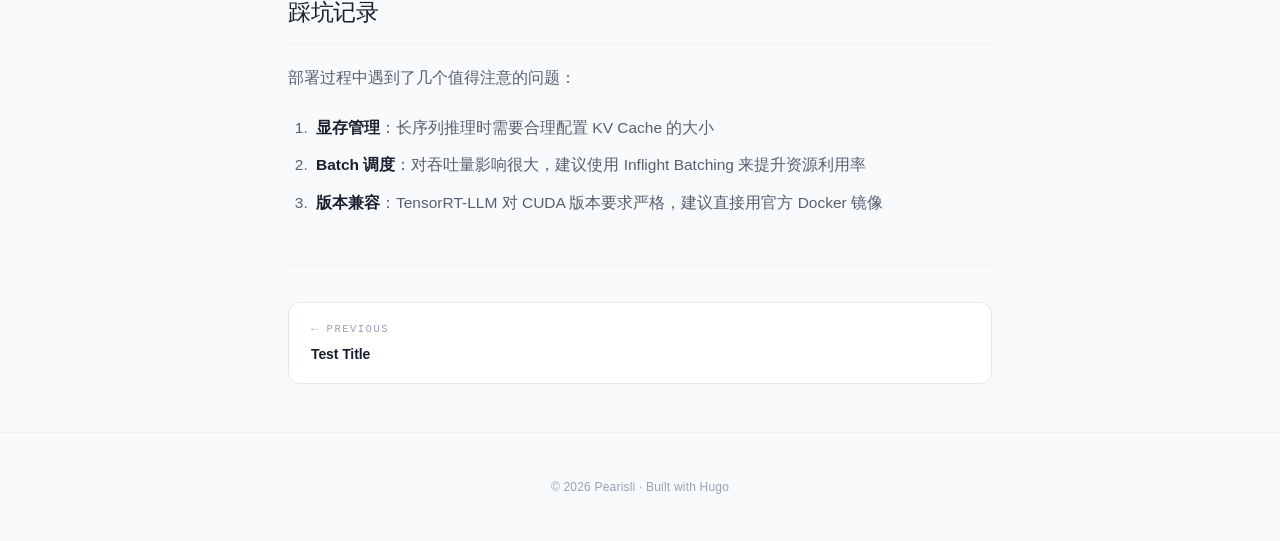
<file: blog/2026/06/10/tensorrt-llm-deploy/index.html>
<!doctype html><html lang=zh-CN><head><meta charset=UTF-8><meta name=viewport content="width=device-width,initial-scale=1"><title>Test Title - Pearisli</title><meta name=description content="Test Description"><meta name=theme-color content="#F8FAFC"><script>(function(){var t,o,i="theme",n=document.documentElement,s=document.querySelector('meta[name="theme-color"]'),e=null;try{e=localStorage.getItem(i)}catch{}o=window.matchMedia&&window.matchMedia("(prefers-color-scheme: dark)").matches,t=e==="light"||e==="dark"?e:o?"dark":"light",n.setAttribute("data-theme",t),n.style.colorScheme=t==="dark"?"dark":"only light",s&&s.setAttribute("content",t==="dark"?"#1A1A1E":"#F8FAFC")})()</script><link rel=icon type=image/png href=/assets/icon.png><link rel=stylesheet href=/assets/css/style.min.39b9ee68103131ae1663ef9ea52be4197074080b91f966955a0272d0d35a2064.css integrity="sha256-ObnuaBAxMa4WY++epSvkGXB0CAuR+WaVWgJy0NNaIGQ="></head><body><nav><div class=nav-inner><div class=nav-menu aria-label="Primary navigation"><a href=/>Home</a>
<a href=/blog/ class=active>Blog</a>
<a href=/about/>About</a></div><div class=nav-actions><button class=theme-toggle type=button aria-label="switch to dark mode">
<svg class="icon-moon" viewBox="0 0 24 24" fill="none" stroke="currentColor" stroke-width="2" stroke-linecap="round" stroke-linejoin="round"><path d="M21 12.79A9 9 0 1111.21 3 7 7 0 0021 12.79z"/></svg>
<svg class="icon-sun" viewBox="0 0 24 24" fill="none" stroke="currentColor" stroke-width="2" stroke-linecap="round" stroke-linejoin="round"><circle cx="12" cy="12" r="5"/><line x1="12" y1="1" x2="12" y2="3"/><line x1="12" y1="21" x2="12" y2="23"/><line x1="4.22" y1="4.22" x2="5.64" y2="5.64"/><line x1="18.36" y1="18.36" x2="19.78" y2="19.78"/><line x1="1" y1="12" x2="3" y2="12"/><line x1="21" y1="12" x2="23" y2="12"/><line x1="4.22" y1="19.78" x2="5.64" y2="18.36"/><line x1="18.36" y1="5.64" x2="19.78" y2="4.22"/></svg></button></div></div></nav><div class=container><article><a class=article-back href=/blog/><svg width="16" height="16" viewBox="0 0 24 24" fill="none" stroke="currentColor" stroke-width="2" aria-hidden="true"><polyline points="15 18 9 12 15 6"/></svg>
Back to Blog</a><div class=article-detail-header><span class=blog-cat data-cat=Life>Life</span><h1>Test Title</h1><div class=meta><span>2026-06-10</span>
<span>12 min read</span></div></div><div class=article-body><h2 id=为什么选择-tensorrt-llm>为什么选择 TensorRT-LLM</h2><p>在实际生产环境中，大模型的推理性能是一个关键瓶颈。原生 PyTorch 推理虽然开发方便，但在吞吐量和延迟方面往往无法满足线上需求。TensorRT-LLM 作为 NVIDIA 推出的高性能推理框架，能够充分利用 GPU 硬件特性。</p><blockquote><p>优化不是锦上添花，而是大模型走向生产的必经之路。</p></blockquote><h2 id=环境准备>环境准备</h2><p>首先确保你的环境满足以下要求：</p><div class=highlight><pre tabindex=0 style=color:#cdd6f4;background-color:#1e1e2e;-moz-tab-size:4;-o-tab-size:4;tab-size:4;-webkit-text-size-adjust:none><code class=language-bash data-lang=bash><span style=display:flex><span><span style=color:#6c7086;font-style:italic># 推荐使用 Docker 环境</span>
</span></span><span style=display:flex><span>docker pull nvcr.io/nvidia/tritonserver:24.01-trtllm-python-py3
</span></span><span style=display:flex><span>
</span></span><span style=display:flex><span><span style=color:#6c7086;font-style:italic># 或者本地安装</span>
</span></span><span style=display:flex><span>pip install tensorrt-llm --extra-index-url https://pypi.nvidia.com
</span></span></code></pre></div><h2 id=模型转换与量化>模型转换与量化</h2><p>这一步是整个流程中最关键的部分。我们需要将 HuggingFace 格式的模型权重转换为 TensorRT-LLM 的引擎格式。</p><p>量化后模型大小减少了约 50%，推理速度提升了 2.3 倍，而精度损失在可接受范围内（MMLU 下降不到 1%）。</p><h2 id=性能对比>性能对比</h2><p>在 A100 80GB 单卡上的测试结果：</p><table><thead><tr><th>方案</th><th>吞吐量</th><th>延迟</th></tr></thead><tbody><tr><td>PyTorch 原生</td><td>35 tokens/s</td><td>180ms</td></tr><tr><td>TensorRT-LLM</td><td>82 tokens/s</td><td>75ms</td></tr></tbody></table><p>提升约 <strong>2.3 倍</strong>。</p><h2 id=踩坑记录>踩坑记录</h2><p>部署过程中遇到了几个值得注意的问题：</p><ol><li><strong>显存管理</strong>：长序列推理时需要合理配置 KV Cache 的大小</li><li><strong>Batch 调度</strong>：对吞吐量影响很大，建议使用 Inflight Batching 来提升资源利用率</li><li><strong>版本兼容</strong>：TensorRT-LLM 对 CUDA 版本要求严格，建议直接用官方 Docker 镜像</li></ol></div><div class=post-nav><a class="post-nav-item prev" href=/blog/2026/05/10/paper-test/><span class=post-nav-label>&larr; Previous</span>
<span class=post-nav-title>Test Title</span></a></div></article></div><footer><div class=container>&copy; 2026 Pearisli · Built with Hugo</div></footer><script>(function(){var s,o,i="theme",t=document.documentElement,e=window.matchMedia?window.matchMedia("(prefers-color-scheme: dark)"):null,a=document.querySelector('meta[name="theme-color"]');function c(){try{return localStorage.getItem(i)}catch{return null}}function l(e){try{localStorage.setItem(i,e)}catch{}}function d(){return e&&e.matches?"dark":"light"}function r(){var e=t.getAttribute("data-theme");return e==="light"||e==="dark"?e:d()}function n(e){t.setAttribute("data-theme",e),t.style.colorScheme=e==="dark"?"dark":"only light",a&&a.setAttribute("content",e==="dark"?"#1A1A1E":"#F8FAFC");var n=document.querySelector(".theme-toggle");n&&n.setAttribute("aria-label",e==="dark"?"switch to light mode":"switch to dark mode")}s=document.querySelector(".theme-toggle"),s&&s.addEventListener("click",function(){var e=r()==="dark"?"light":"dark";n(e),l(e)}),e&&(o=function(e){c()||n(e.matches?"dark":"light")},e.addEventListener?e.addEventListener("change",o):e.addListener&&e.addListener(o)),n(r())})()</script></body></html>
</file>
